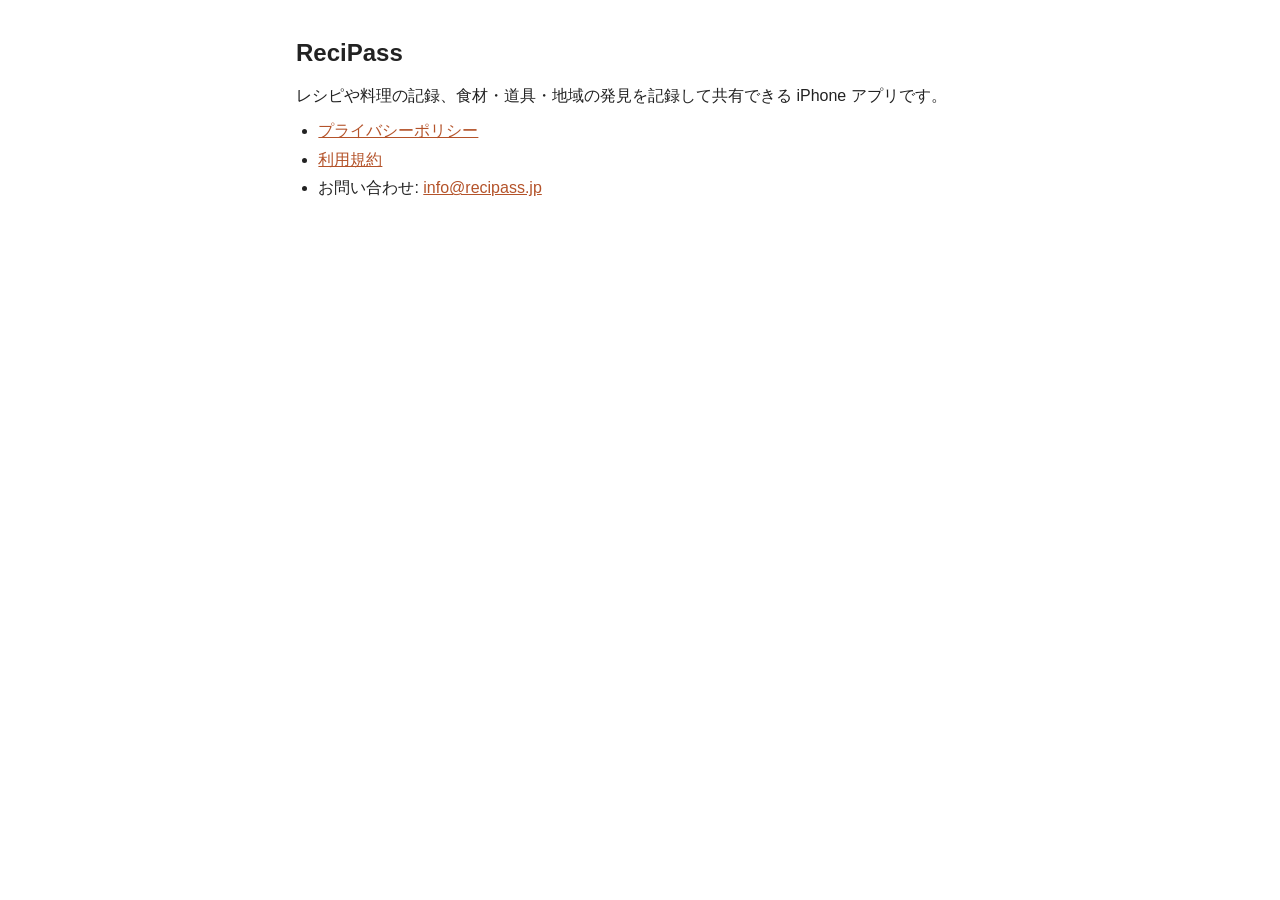
<file: index.html>
<!doctype html>
<html lang="ja">
<head>
<meta charset="utf-8">
<meta name="viewport" content="width=device-width, initial-scale=1">
<title>ReciPass</title>
<link rel="stylesheet" href="style.css">
</head>
<body>
<main>
<h1>ReciPass</h1>
<p>レシピや料理の記録、食材・道具・地域の発見を記録して共有できる iPhone アプリです。</p>
<ul>
  <li><a href="privacy.html">プライバシーポリシー</a></li>
  <li><a href="terms.html">利用規約</a></li>
  <li>お問い合わせ: <a href="mailto:info@recipass.jp">info@recipass.jp</a></li>
</ul>
</main>
</body>
</html>
</file>
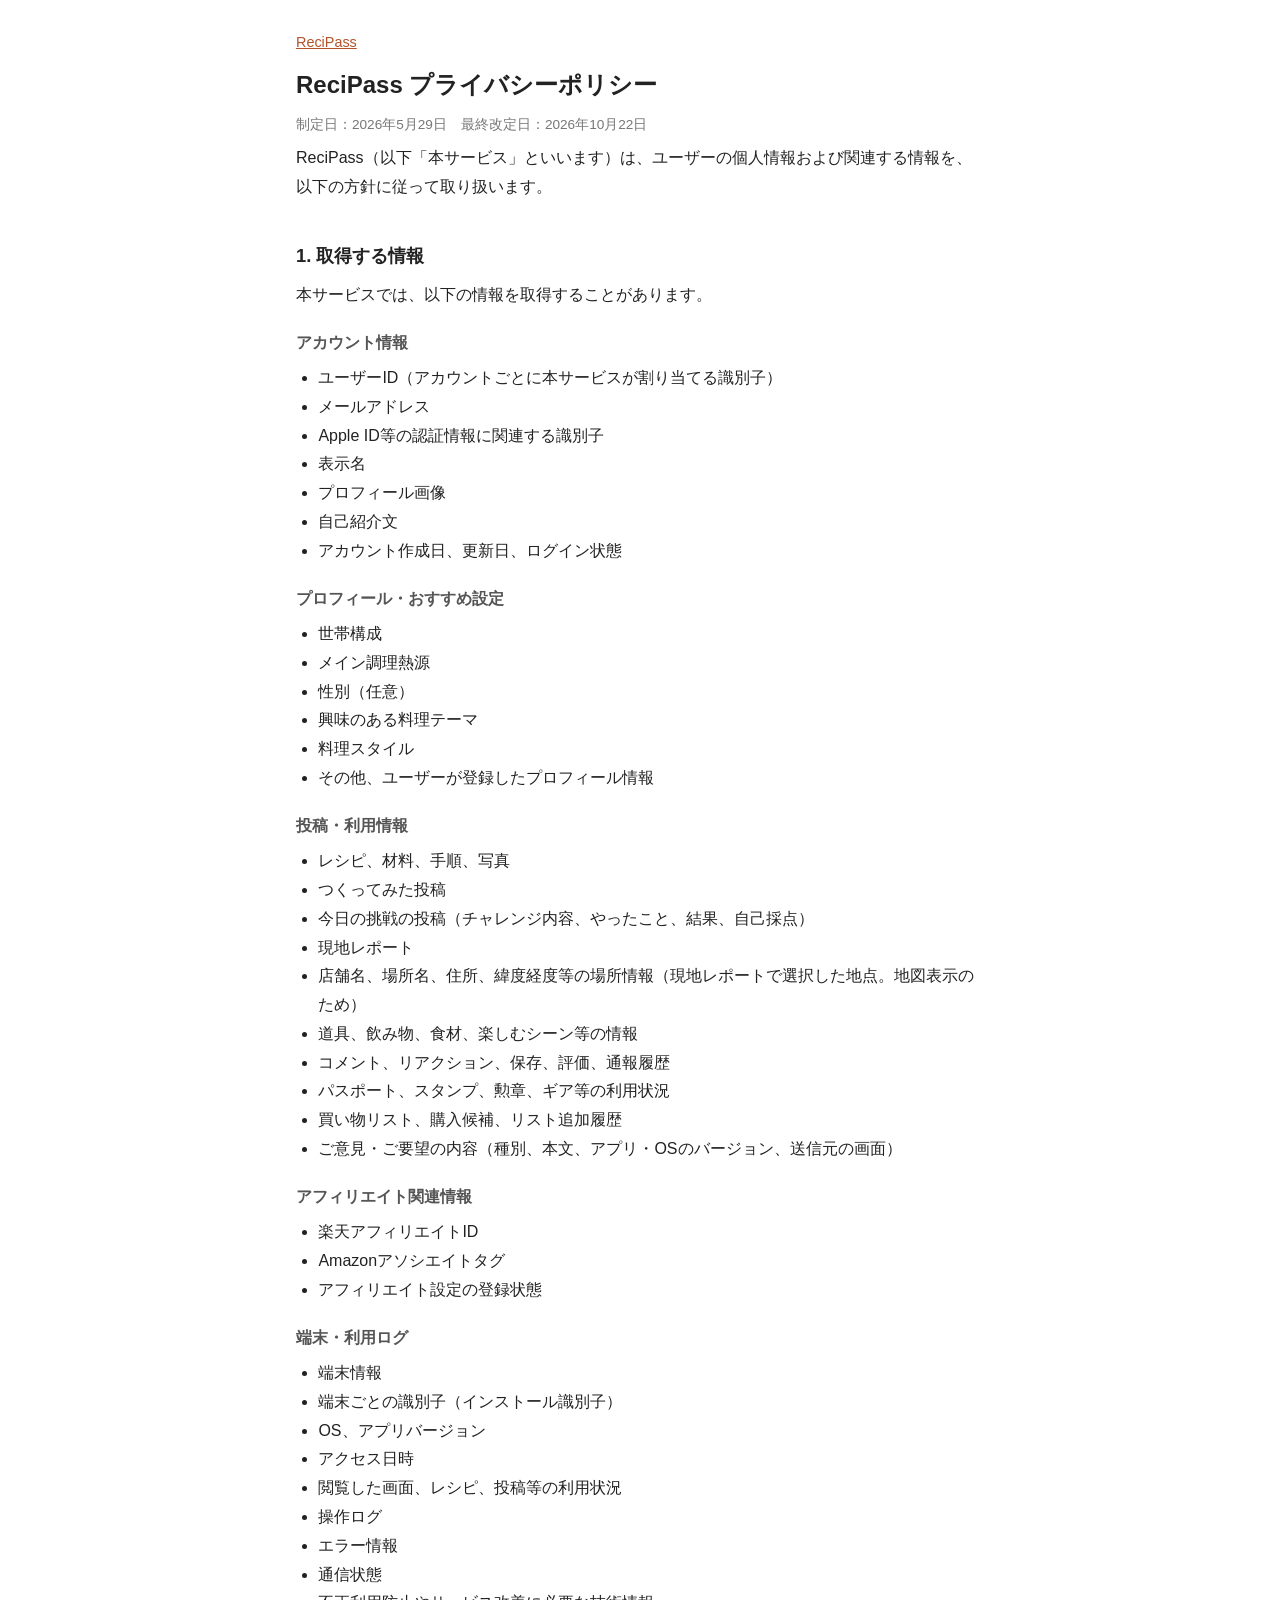
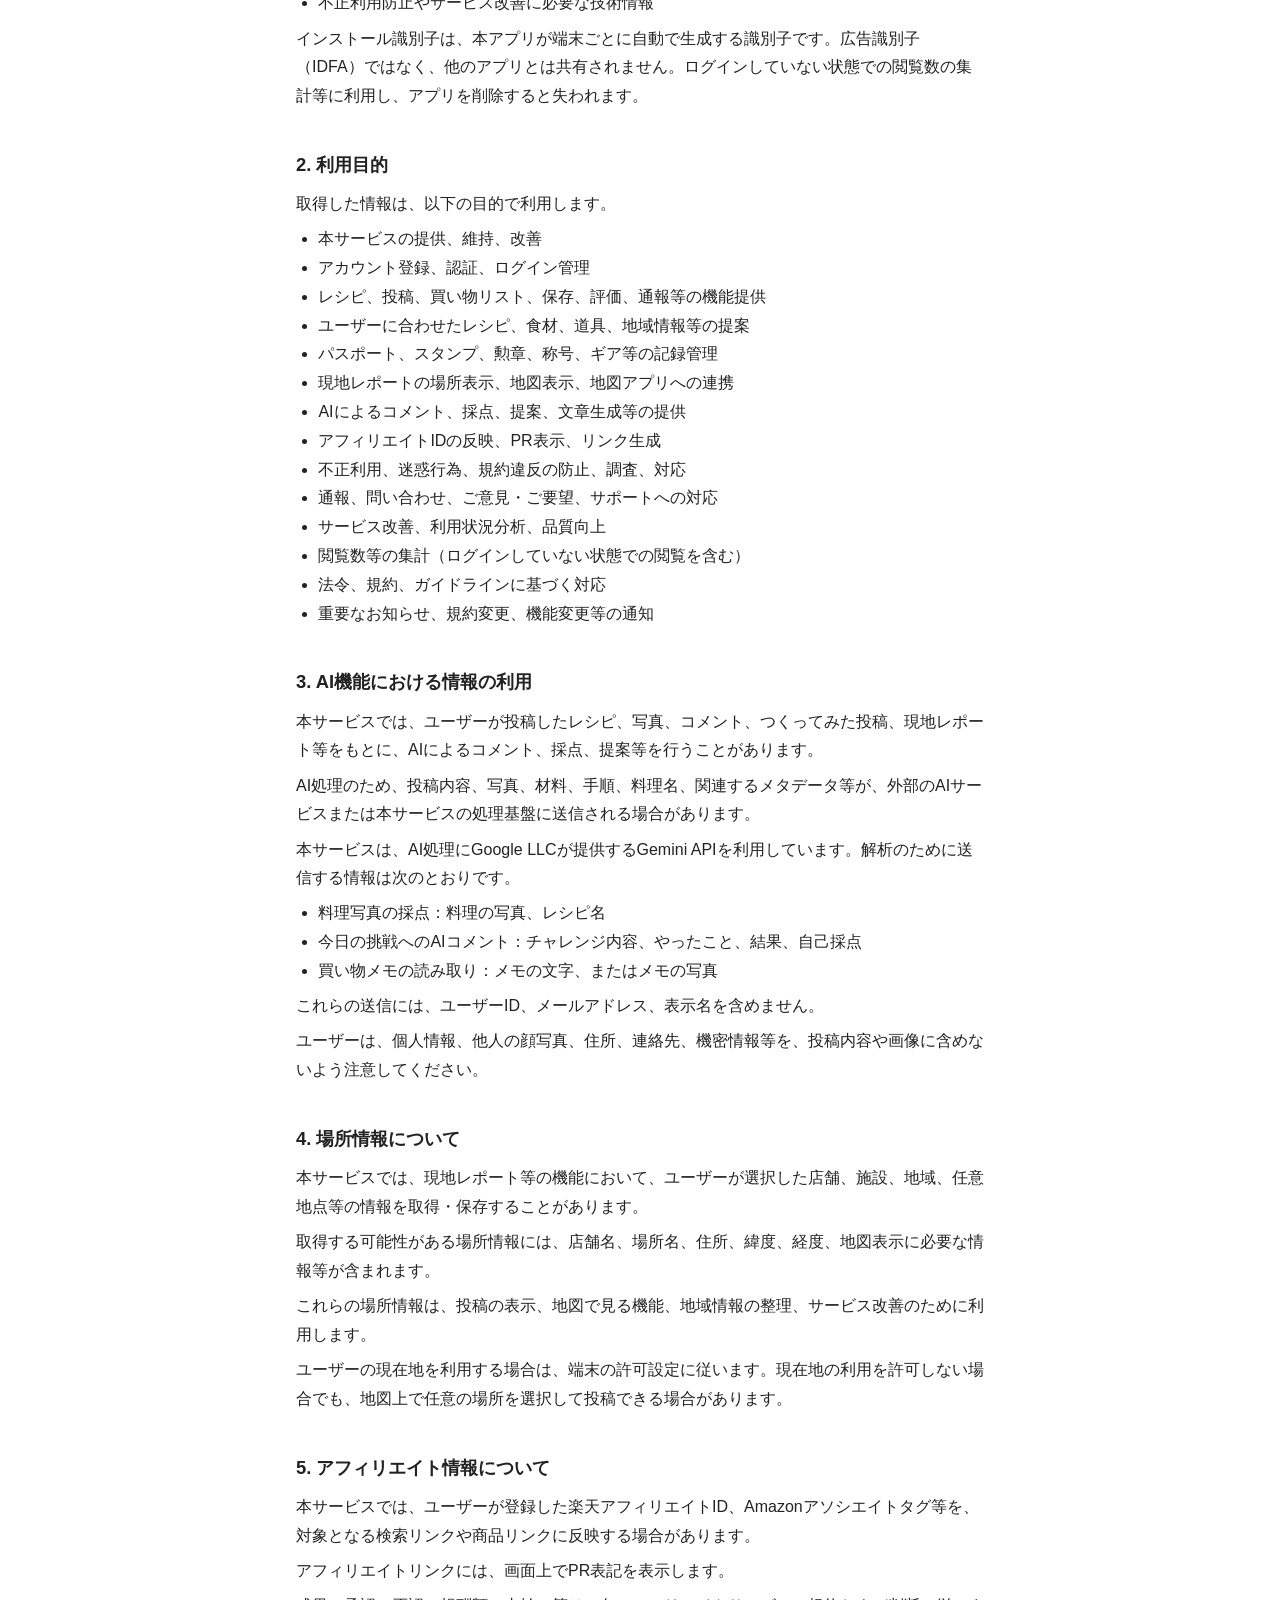
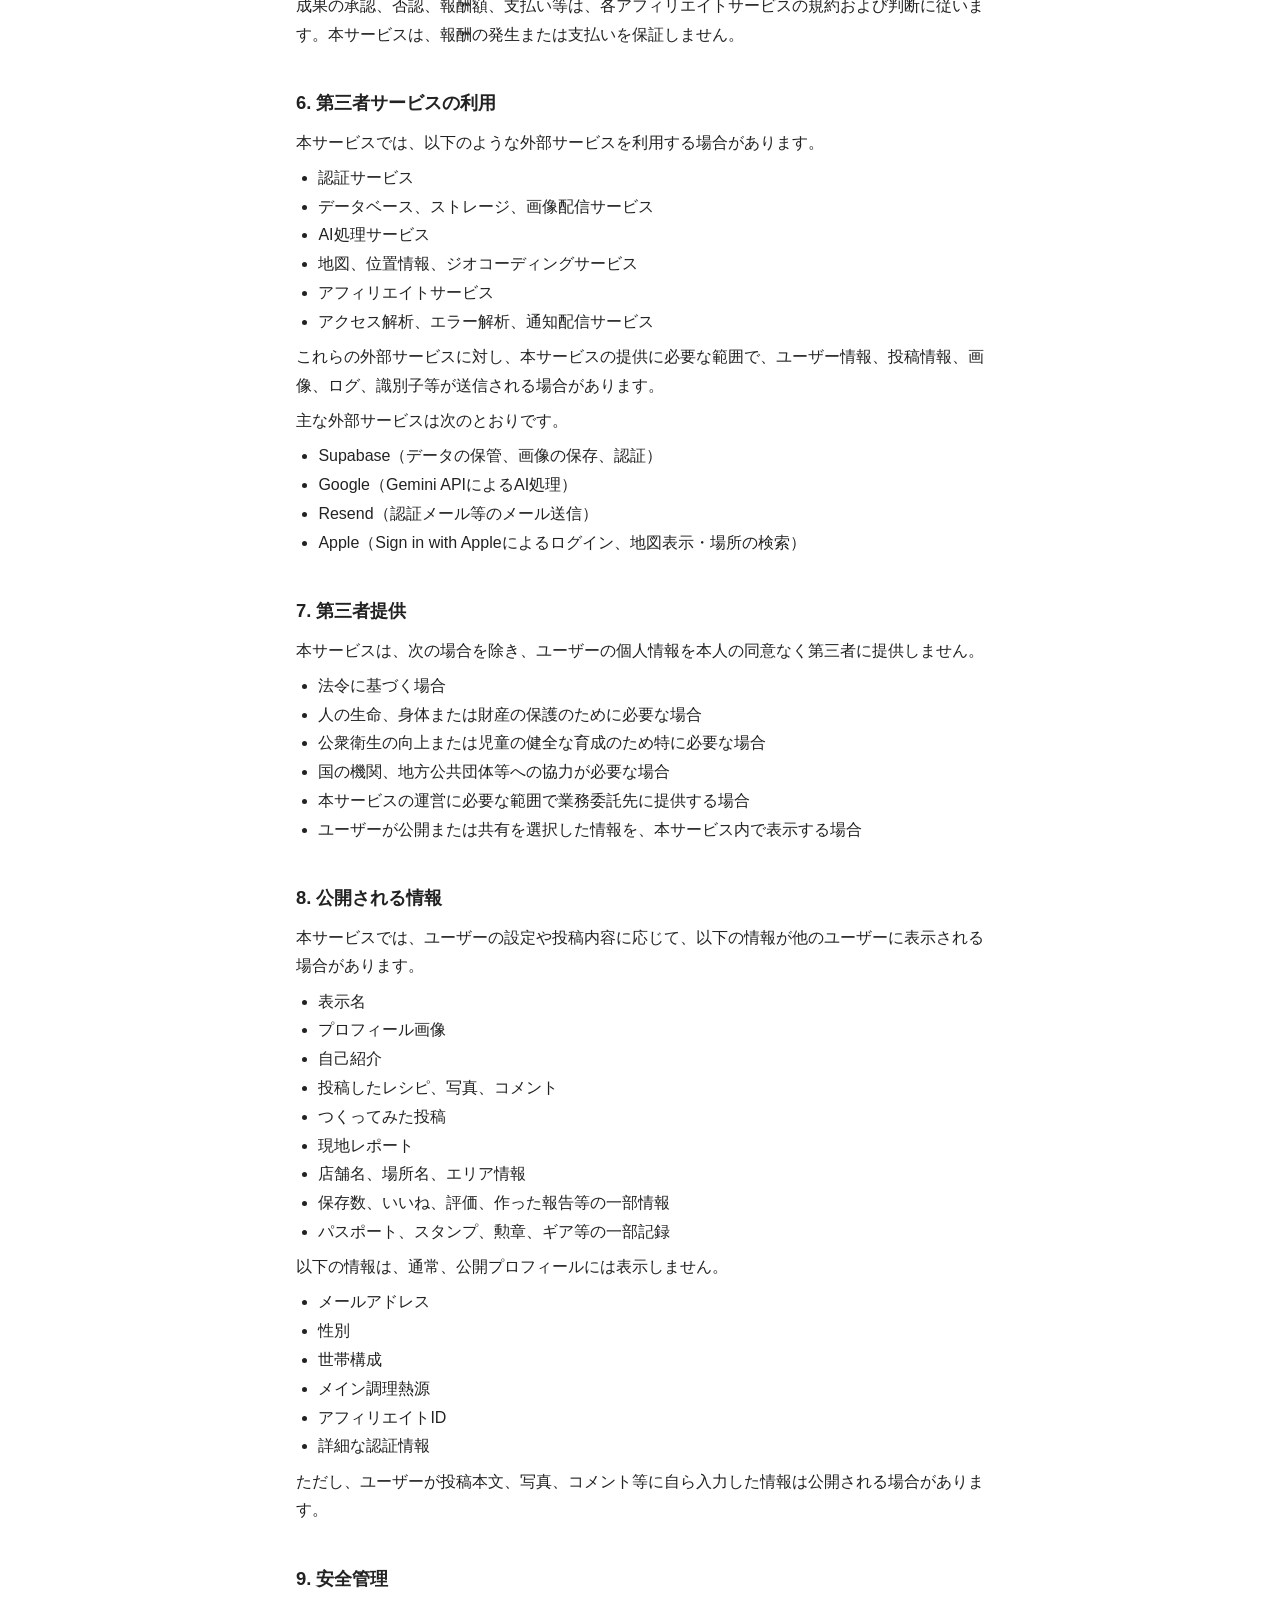
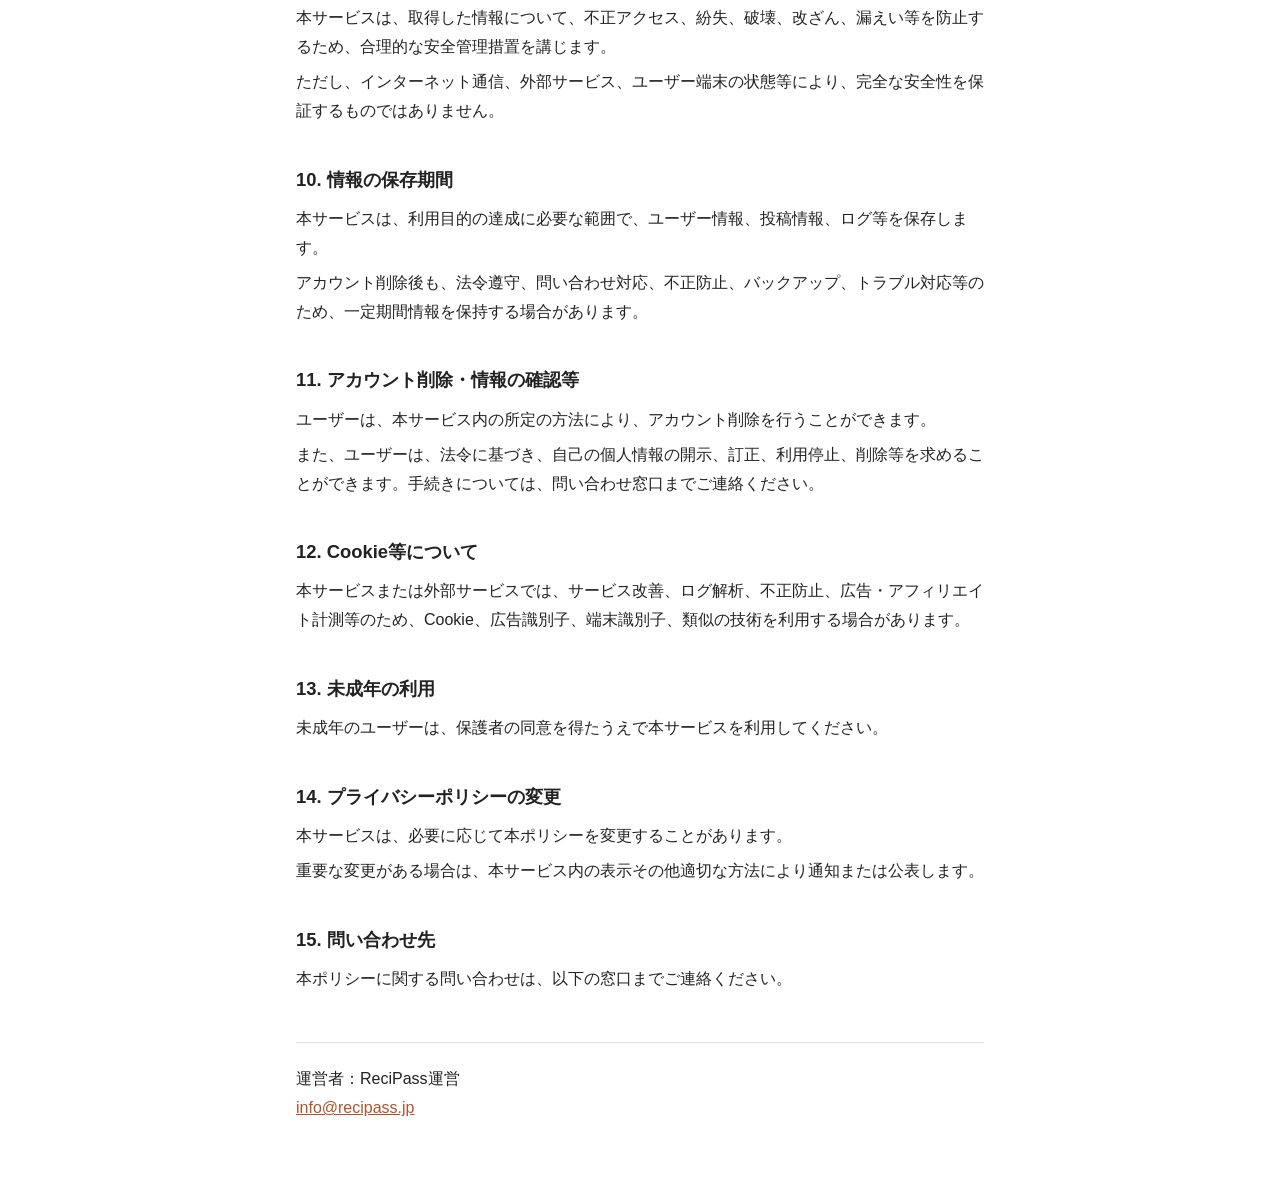
<file: privacy.html>
<!doctype html>
<html lang="ja">
<head>
<meta charset="utf-8">
<meta name="viewport" content="width=device-width, initial-scale=1">
<title>ReciPass プライバシーポリシー</title>
<link rel="stylesheet" href="style.css">
</head>
<body>
<main>
<p class="nav"><a href="./">ReciPass</a></p>
<h1>ReciPass プライバシーポリシー</h1>
<p class="meta">制定日：2026年5月29日　最終改定日：2026年10月22日</p>
<p>ReciPass（以下「本サービス」といいます）は、ユーザーの個人情報および関連する情報を、以下の方針に従って取り扱います。</p>
<h2>1. 取得する情報</h2>
<p>本サービスでは、以下の情報を取得することがあります。</p>
<h3>アカウント情報</h3>
<ul>
  <li>ユーザーID（アカウントごとに本サービスが割り当てる識別子）</li>
  <li>メールアドレス</li>
  <li>Apple ID等の認証情報に関連する識別子</li>
  <li>表示名</li>
  <li>プロフィール画像</li>
  <li>自己紹介文</li>
  <li>アカウント作成日、更新日、ログイン状態</li>
</ul>
<h3>プロフィール・おすすめ設定</h3>
<ul>
  <li>世帯構成</li>
  <li>メイン調理熱源</li>
  <li>性別（任意）</li>
  <li>興味のある料理テーマ</li>
  <li>料理スタイル</li>
  <li>その他、ユーザーが登録したプロフィール情報</li>
</ul>
<h3>投稿・利用情報</h3>
<ul>
  <li>レシピ、材料、手順、写真</li>
  <li>つくってみた投稿</li>
  <li>今日の挑戦の投稿（チャレンジ内容、やったこと、結果、自己採点）</li>
  <li>現地レポート</li>
  <li>店舗名、場所名、住所、緯度経度等の場所情報（現地レポートで選択した地点。地図表示のため）</li>
  <li>道具、飲み物、食材、楽しむシーン等の情報</li>
  <li>コメント、リアクション、保存、評価、通報履歴</li>
  <li>パスポート、スタンプ、勲章、ギア等の利用状況</li>
  <li>買い物リスト、購入候補、リスト追加履歴</li>
  <li>ご意見・ご要望の内容（種別、本文、アプリ・OSのバージョン、送信元の画面）</li>
</ul>
<h3>アフィリエイト関連情報</h3>
<ul>
  <li>楽天アフィリエイトID</li>
  <li>Amazonアソシエイトタグ</li>
  <li>アフィリエイト設定の登録状態</li>
</ul>
<h3>端末・利用ログ</h3>
<ul>
  <li>端末情報</li>
  <li>端末ごとの識別子（インストール識別子）</li>
  <li>OS、アプリバージョン</li>
  <li>アクセス日時</li>
  <li>閲覧した画面、レシピ、投稿等の利用状況</li>
  <li>操作ログ</li>
  <li>エラー情報</li>
  <li>通信状態</li>
  <li>不正利用防止やサービス改善に必要な技術情報</li>
</ul>
<p>インストール識別子は、本アプリが端末ごとに自動で生成する識別子です。広告識別子（IDFA）ではなく、他のアプリとは共有されません。ログインしていない状態での閲覧数の集計等に利用し、アプリを削除すると失われます。</p>
<h2>2. 利用目的</h2>
<p>取得した情報は、以下の目的で利用します。</p>
<ul>
  <li>本サービスの提供、維持、改善</li>
  <li>アカウント登録、認証、ログイン管理</li>
  <li>レシピ、投稿、買い物リスト、保存、評価、通報等の機能提供</li>
  <li>ユーザーに合わせたレシピ、食材、道具、地域情報等の提案</li>
  <li>パスポート、スタンプ、勲章、称号、ギア等の記録管理</li>
  <li>現地レポートの場所表示、地図表示、地図アプリへの連携</li>
  <li>AIによるコメント、採点、提案、文章生成等の提供</li>
  <li>アフィリエイトIDの反映、PR表示、リンク生成</li>
  <li>不正利用、迷惑行為、規約違反の防止、調査、対応</li>
  <li>通報、問い合わせ、ご意見・ご要望、サポートへの対応</li>
  <li>サービス改善、利用状況分析、品質向上</li>
  <li>閲覧数等の集計（ログインしていない状態での閲覧を含む）</li>
  <li>法令、規約、ガイドラインに基づく対応</li>
  <li>重要なお知らせ、規約変更、機能変更等の通知</li>
</ul>
<h2>3. AI機能における情報の利用</h2>
<p>本サービスでは、ユーザーが投稿したレシピ、写真、コメント、つくってみた投稿、現地レポート等をもとに、AIによるコメント、採点、提案等を行うことがあります。</p>
<p>AI処理のため、投稿内容、写真、材料、手順、料理名、関連するメタデータ等が、外部のAIサービスまたは本サービスの処理基盤に送信される場合があります。</p>
<p>本サービスは、AI処理にGoogle LLCが提供するGemini APIを利用しています。解析のために送信する情報は次のとおりです。</p>
<ul>
  <li>料理写真の採点：料理の写真、レシピ名</li>
  <li>今日の挑戦へのAIコメント：チャレンジ内容、やったこと、結果、自己採点</li>
  <li>買い物メモの読み取り：メモの文字、またはメモの写真</li>
</ul>
<p>これらの送信には、ユーザーID、メールアドレス、表示名を含めません。</p>
<p>ユーザーは、個人情報、他人の顔写真、住所、連絡先、機密情報等を、投稿内容や画像に含めないよう注意してください。</p>
<h2>4. 場所情報について</h2>
<p>本サービスでは、現地レポート等の機能において、ユーザーが選択した店舗、施設、地域、任意地点等の情報を取得・保存することがあります。</p>
<p>取得する可能性がある場所情報には、店舗名、場所名、住所、緯度、経度、地図表示に必要な情報等が含まれます。</p>
<p>これらの場所情報は、投稿の表示、地図で見る機能、地域情報の整理、サービス改善のために利用します。</p>
<p>ユーザーの現在地を利用する場合は、端末の許可設定に従います。現在地の利用を許可しない場合でも、地図上で任意の場所を選択して投稿できる場合があります。</p>
<h2>5. アフィリエイト情報について</h2>
<p>本サービスでは、ユーザーが登録した楽天アフィリエイトID、Amazonアソシエイトタグ等を、対象となる検索リンクや商品リンクに反映する場合があります。</p>
<p>アフィリエイトリンクには、画面上でPR表記を表示します。</p>
<p>成果の承認、否認、報酬額、支払い等は、各アフィリエイトサービスの規約および判断に従います。本サービスは、報酬の発生または支払いを保証しません。</p>
<h2>6. 第三者サービスの利用</h2>
<p>本サービスでは、以下のような外部サービスを利用する場合があります。</p>
<ul>
  <li>認証サービス</li>
  <li>データベース、ストレージ、画像配信サービス</li>
  <li>AI処理サービス</li>
  <li>地図、位置情報、ジオコーディングサービス</li>
  <li>アフィリエイトサービス</li>
  <li>アクセス解析、エラー解析、通知配信サービス</li>
</ul>
<p>これらの外部サービスに対し、本サービスの提供に必要な範囲で、ユーザー情報、投稿情報、画像、ログ、識別子等が送信される場合があります。</p>
<p>主な外部サービスは次のとおりです。</p>
<ul>
  <li>Supabase（データの保管、画像の保存、認証）</li>
  <li>Google（Gemini APIによるAI処理）</li>
  <li>Resend（認証メール等のメール送信）</li>
  <li>Apple（Sign in with Appleによるログイン、地図表示・場所の検索）</li>
</ul>
<h2>7. 第三者提供</h2>
<p>本サービスは、次の場合を除き、ユーザーの個人情報を本人の同意なく第三者に提供しません。</p>
<ul>
  <li>法令に基づく場合</li>
  <li>人の生命、身体または財産の保護のために必要な場合</li>
  <li>公衆衛生の向上または児童の健全な育成のため特に必要な場合</li>
  <li>国の機関、地方公共団体等への協力が必要な場合</li>
  <li>本サービスの運営に必要な範囲で業務委託先に提供する場合</li>
  <li>ユーザーが公開または共有を選択した情報を、本サービス内で表示する場合</li>
</ul>
<h2>8. 公開される情報</h2>
<p>本サービスでは、ユーザーの設定や投稿内容に応じて、以下の情報が他のユーザーに表示される場合があります。</p>
<ul>
  <li>表示名</li>
  <li>プロフィール画像</li>
  <li>自己紹介</li>
  <li>投稿したレシピ、写真、コメント</li>
  <li>つくってみた投稿</li>
  <li>現地レポート</li>
  <li>店舗名、場所名、エリア情報</li>
  <li>保存数、いいね、評価、作った報告等の一部情報</li>
  <li>パスポート、スタンプ、勲章、ギア等の一部記録</li>
</ul>
<p>以下の情報は、通常、公開プロフィールには表示しません。</p>
<ul>
  <li>メールアドレス</li>
  <li>性別</li>
  <li>世帯構成</li>
  <li>メイン調理熱源</li>
  <li>アフィリエイトID</li>
  <li>詳細な認証情報</li>
</ul>
<p>ただし、ユーザーが投稿本文、写真、コメント等に自ら入力した情報は公開される場合があります。</p>
<h2>9. 安全管理</h2>
<p>本サービスは、取得した情報について、不正アクセス、紛失、破壊、改ざん、漏えい等を防止するため、合理的な安全管理措置を講じます。</p>
<p>ただし、インターネット通信、外部サービス、ユーザー端末の状態等により、完全な安全性を保証するものではありません。</p>
<h2>10. 情報の保存期間</h2>
<p>本サービスは、利用目的の達成に必要な範囲で、ユーザー情報、投稿情報、ログ等を保存します。</p>
<p>アカウント削除後も、法令遵守、問い合わせ対応、不正防止、バックアップ、トラブル対応等のため、一定期間情報を保持する場合があります。</p>
<h2>11. アカウント削除・情報の確認等</h2>
<p>ユーザーは、本サービス内の所定の方法により、アカウント削除を行うことができます。</p>
<p>また、ユーザーは、法令に基づき、自己の個人情報の開示、訂正、利用停止、削除等を求めることができます。手続きについては、問い合わせ窓口までご連絡ください。</p>
<h2>12. Cookie等について</h2>
<p>本サービスまたは外部サービスでは、サービス改善、ログ解析、不正防止、広告・アフィリエイト計測等のため、Cookie、広告識別子、端末識別子、類似の技術を利用する場合があります。</p>
<h2>13. 未成年の利用</h2>
<p>未成年のユーザーは、保護者の同意を得たうえで本サービスを利用してください。</p>
<h2>14. プライバシーポリシーの変更</h2>
<p>本サービスは、必要に応じて本ポリシーを変更することがあります。</p>
<p>重要な変更がある場合は、本サービス内の表示その他適切な方法により通知または公表します。</p>
<h2>15. 問い合わせ先</h2>
<p>本ポリシーに関する問い合わせは、以下の窓口までご連絡ください。</p>
<footer>
<p>運営者：ReciPass運営<br>
<a href="mailto:info@recipass.jp">info@recipass.jp</a></p>
</footer>
</main>
</body>
</html>
</file>
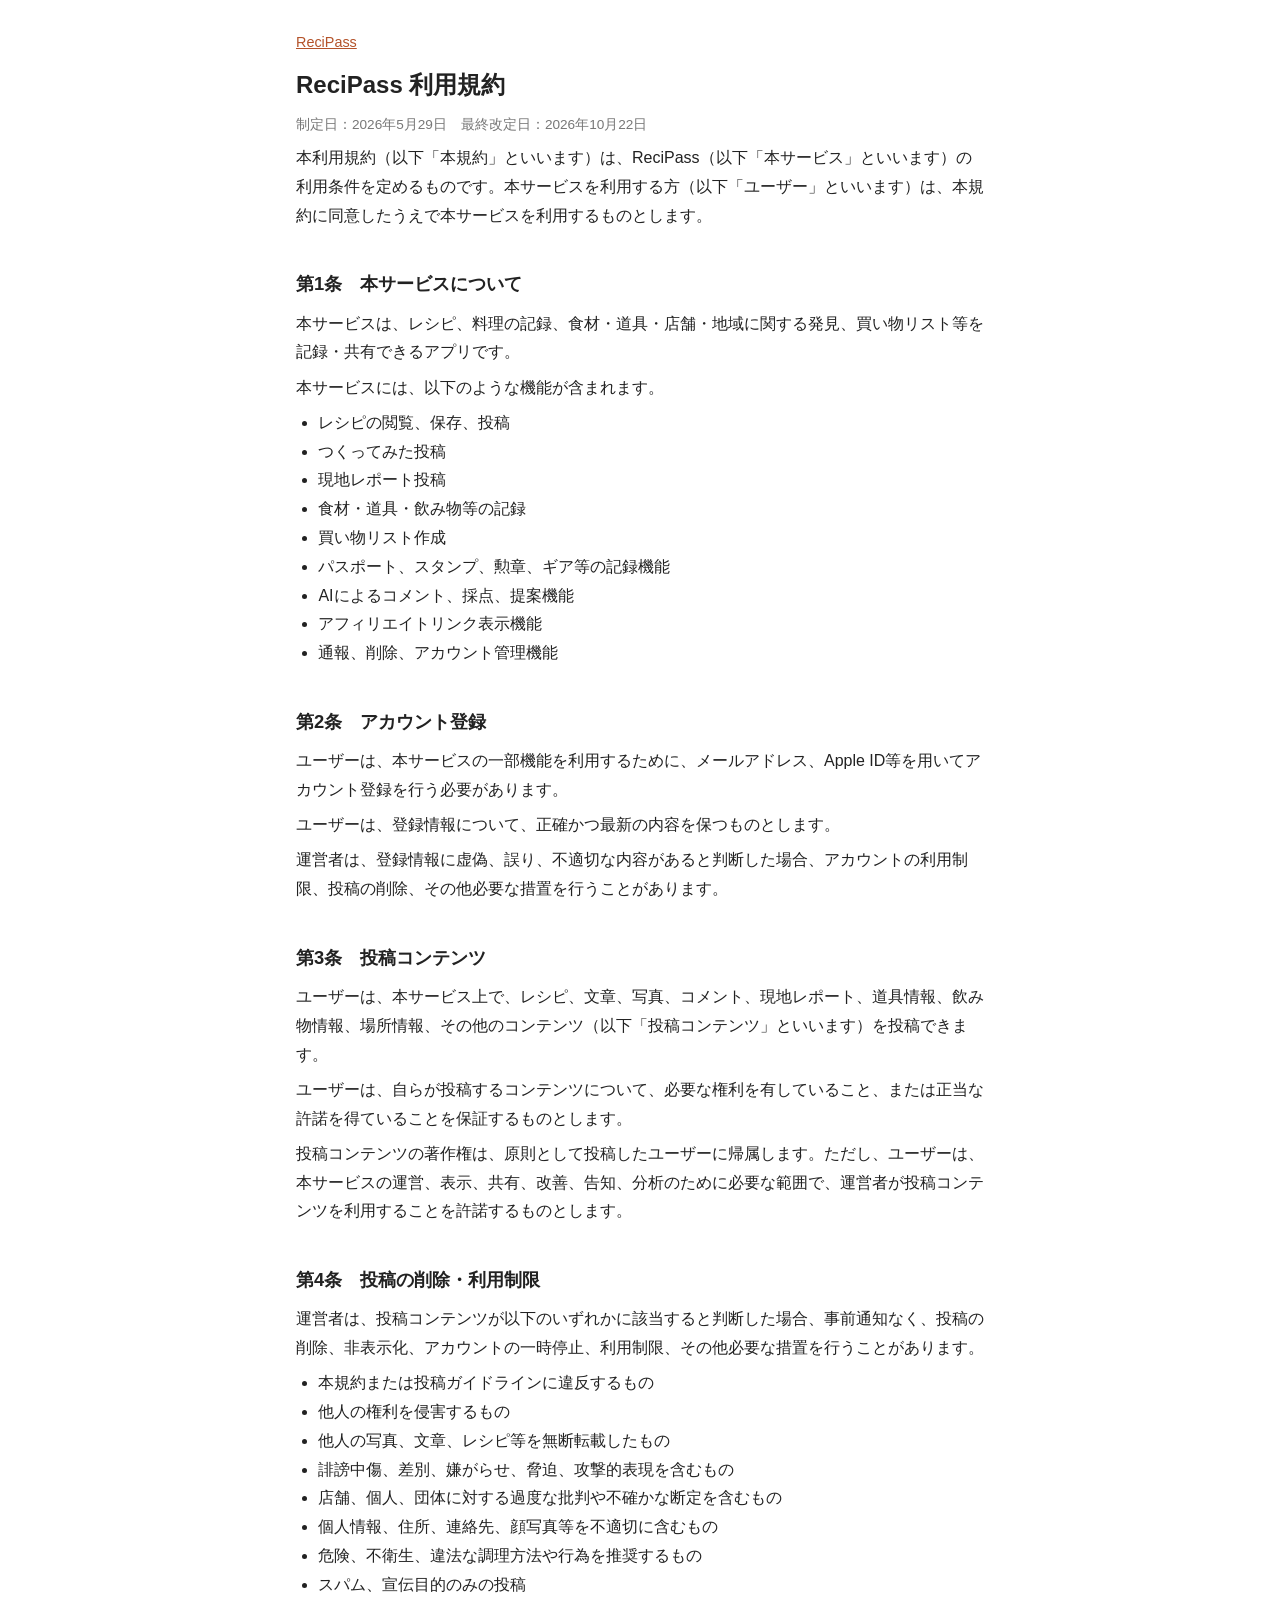
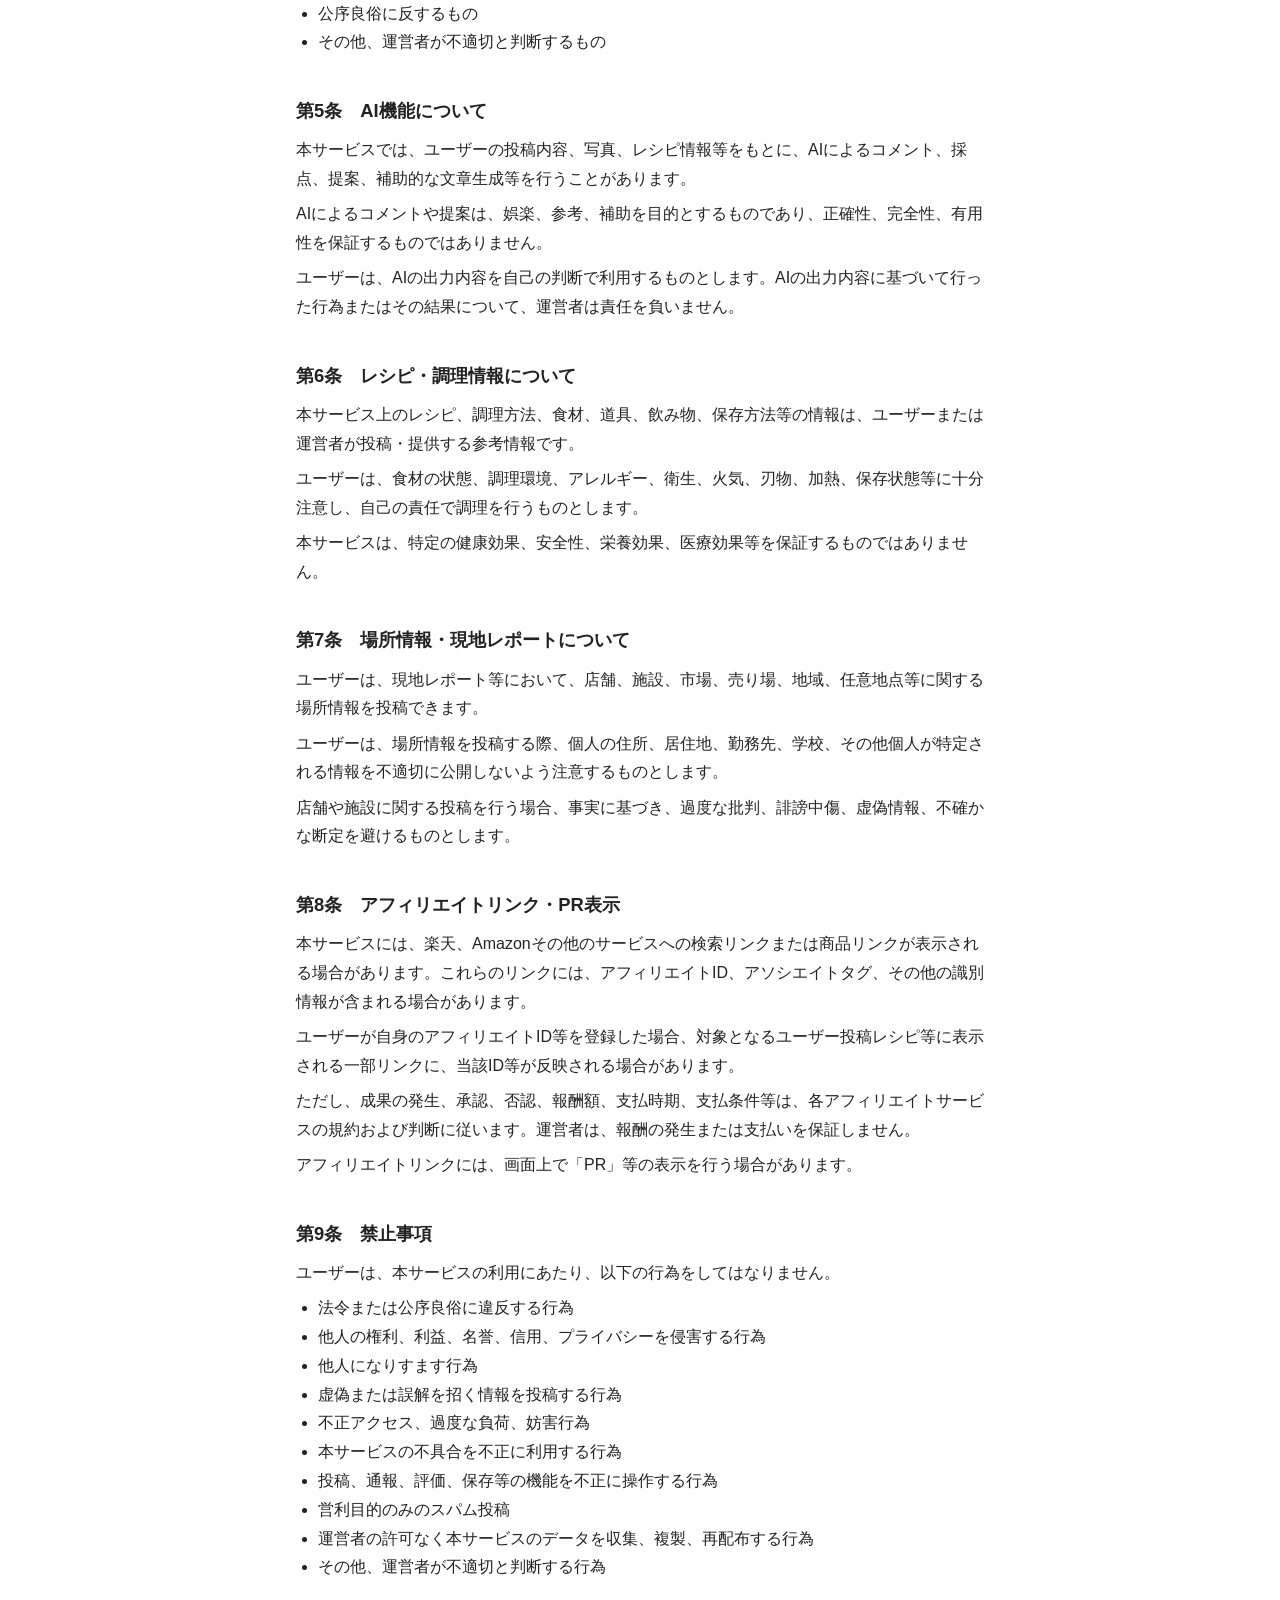
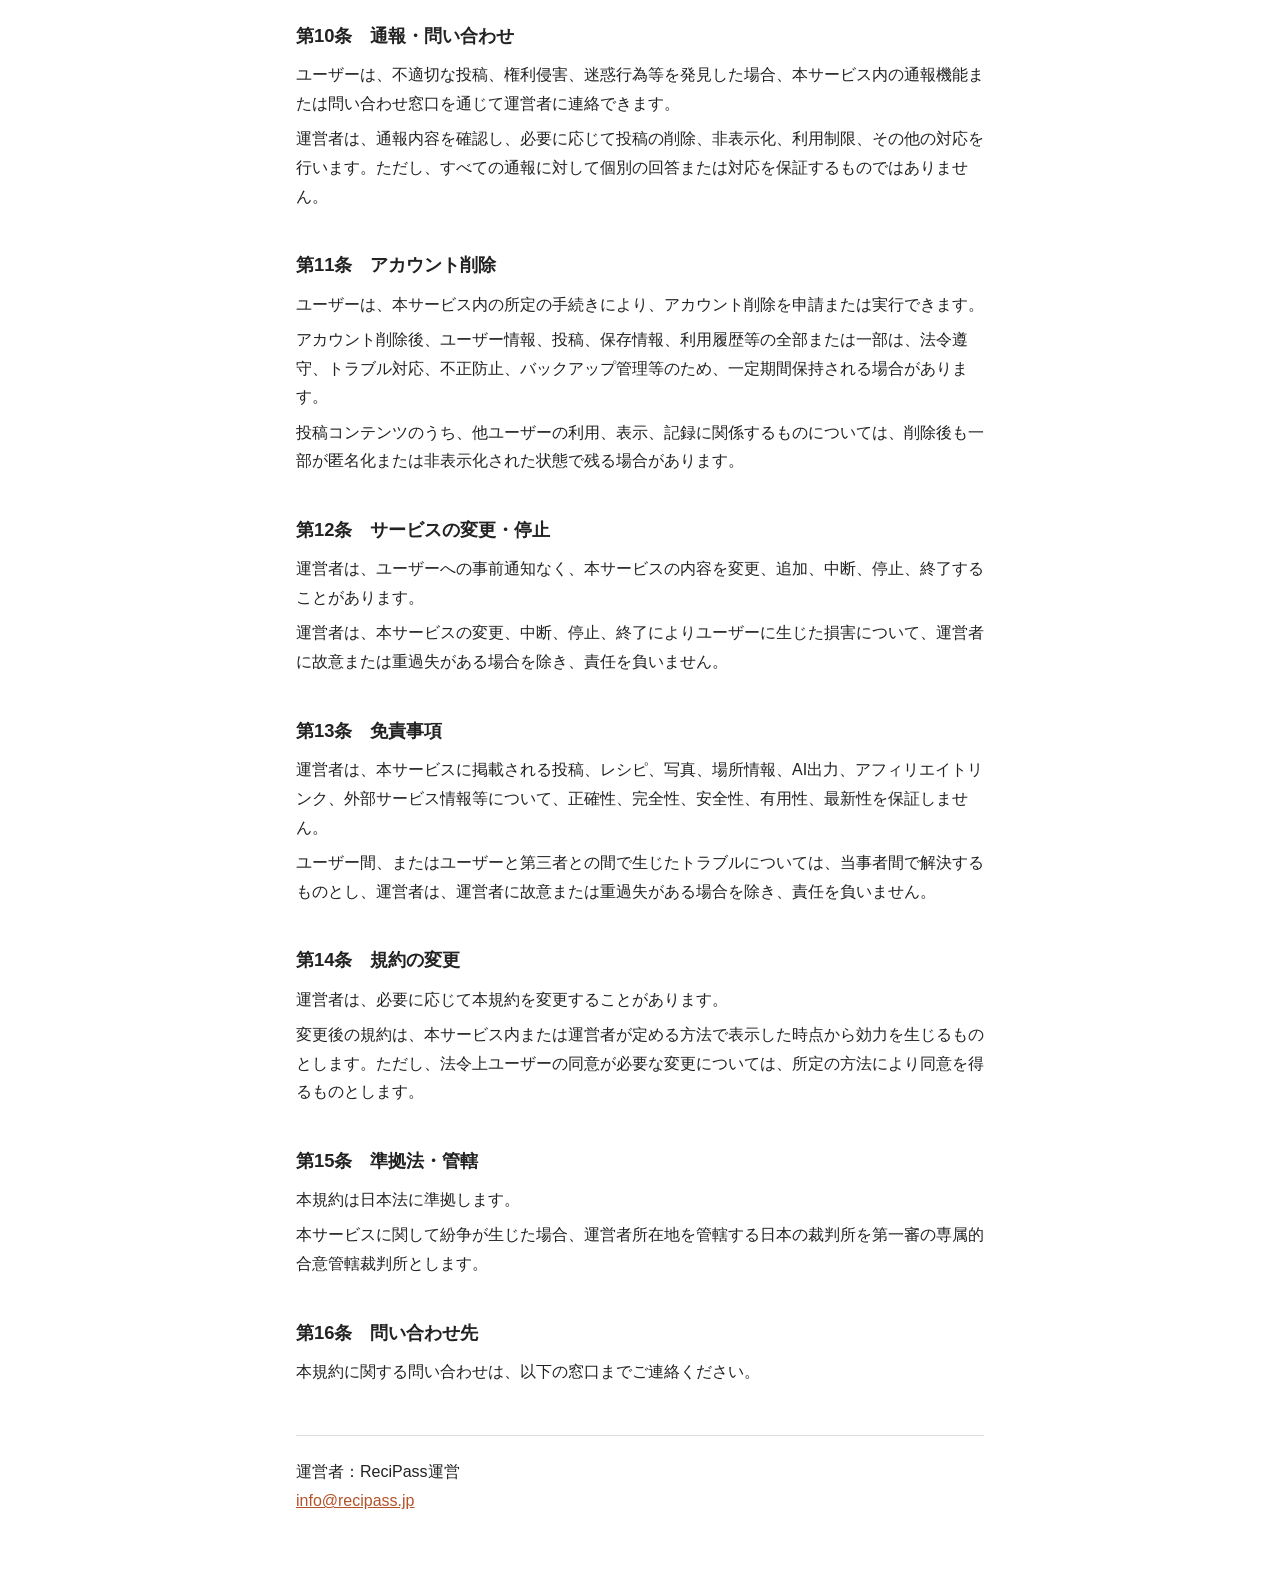
<file: terms.html>
<!doctype html>
<html lang="ja">
<head>
<meta charset="utf-8">
<meta name="viewport" content="width=device-width, initial-scale=1">
<title>ReciPass 利用規約</title>
<link rel="stylesheet" href="style.css">
</head>
<body>
<main>
<p class="nav"><a href="./">ReciPass</a></p>
<h1>ReciPass 利用規約</h1>
<p class="meta">制定日：2026年5月29日　最終改定日：2026年10月22日</p>
<p>本利用規約（以下「本規約」といいます）は、ReciPass（以下「本サービス」といいます）の利用条件を定めるものです。本サービスを利用する方（以下「ユーザー」といいます）は、本規約に同意したうえで本サービスを利用するものとします。</p>
<h2>第1条　本サービスについて</h2>
<p>本サービスは、レシピ、料理の記録、食材・道具・店舗・地域に関する発見、買い物リスト等を記録・共有できるアプリです。</p>
<p>本サービスには、以下のような機能が含まれます。</p>
<ul>
  <li>レシピの閲覧、保存、投稿</li>
  <li>つくってみた投稿</li>
  <li>現地レポート投稿</li>
  <li>食材・道具・飲み物等の記録</li>
  <li>買い物リスト作成</li>
  <li>パスポート、スタンプ、勲章、ギア等の記録機能</li>
  <li>AIによるコメント、採点、提案機能</li>
  <li>アフィリエイトリンク表示機能</li>
  <li>通報、削除、アカウント管理機能</li>
</ul>
<h2>第2条　アカウント登録</h2>
<p>ユーザーは、本サービスの一部機能を利用するために、メールアドレス、Apple ID等を用いてアカウント登録を行う必要があります。</p>
<p>ユーザーは、登録情報について、正確かつ最新の内容を保つものとします。</p>
<p>運営者は、登録情報に虚偽、誤り、不適切な内容があると判断した場合、アカウントの利用制限、投稿の削除、その他必要な措置を行うことがあります。</p>
<h2>第3条　投稿コンテンツ</h2>
<p>ユーザーは、本サービス上で、レシピ、文章、写真、コメント、現地レポート、道具情報、飲み物情報、場所情報、その他のコンテンツ（以下「投稿コンテンツ」といいます）を投稿できます。</p>
<p>ユーザーは、自らが投稿するコンテンツについて、必要な権利を有していること、または正当な許諾を得ていることを保証するものとします。</p>
<p>投稿コンテンツの著作権は、原則として投稿したユーザーに帰属します。ただし、ユーザーは、本サービスの運営、表示、共有、改善、告知、分析のために必要な範囲で、運営者が投稿コンテンツを利用することを許諾するものとします。</p>
<h2>第4条　投稿の削除・利用制限</h2>
<p>運営者は、投稿コンテンツが以下のいずれかに該当すると判断した場合、事前通知なく、投稿の削除、非表示化、アカウントの一時停止、利用制限、その他必要な措置を行うことがあります。</p>
<ul>
  <li>本規約または投稿ガイドラインに違反するもの</li>
  <li>他人の権利を侵害するもの</li>
  <li>他人の写真、文章、レシピ等を無断転載したもの</li>
  <li>誹謗中傷、差別、嫌がらせ、脅迫、攻撃的表現を含むもの</li>
  <li>店舗、個人、団体に対する過度な批判や不確かな断定を含むもの</li>
  <li>個人情報、住所、連絡先、顔写真等を不適切に含むもの</li>
  <li>危険、不衛生、違法な調理方法や行為を推奨するもの</li>
  <li>スパム、宣伝目的のみの投稿</li>
  <li>公序良俗に反するもの</li>
  <li>その他、運営者が不適切と判断するもの</li>
</ul>
<h2>第5条　AI機能について</h2>
<p>本サービスでは、ユーザーの投稿内容、写真、レシピ情報等をもとに、AIによるコメント、採点、提案、補助的な文章生成等を行うことがあります。</p>
<p>AIによるコメントや提案は、娯楽、参考、補助を目的とするものであり、正確性、完全性、有用性を保証するものではありません。</p>
<p>ユーザーは、AIの出力内容を自己の判断で利用するものとします。AIの出力内容に基づいて行った行為またはその結果について、運営者は責任を負いません。</p>
<h2>第6条　レシピ・調理情報について</h2>
<p>本サービス上のレシピ、調理方法、食材、道具、飲み物、保存方法等の情報は、ユーザーまたは運営者が投稿・提供する参考情報です。</p>
<p>ユーザーは、食材の状態、調理環境、アレルギー、衛生、火気、刃物、加熱、保存状態等に十分注意し、自己の責任で調理を行うものとします。</p>
<p>本サービスは、特定の健康効果、安全性、栄養効果、医療効果等を保証するものではありません。</p>
<h2>第7条　場所情報・現地レポートについて</h2>
<p>ユーザーは、現地レポート等において、店舗、施設、市場、売り場、地域、任意地点等に関する場所情報を投稿できます。</p>
<p>ユーザーは、場所情報を投稿する際、個人の住所、居住地、勤務先、学校、その他個人が特定される情報を不適切に公開しないよう注意するものとします。</p>
<p>店舗や施設に関する投稿を行う場合、事実に基づき、過度な批判、誹謗中傷、虚偽情報、不確かな断定を避けるものとします。</p>
<h2>第8条　アフィリエイトリンク・PR表示</h2>
<p>本サービスには、楽天、Amazonその他のサービスへの検索リンクまたは商品リンクが表示される場合があります。これらのリンクには、アフィリエイトID、アソシエイトタグ、その他の識別情報が含まれる場合があります。</p>
<p>ユーザーが自身のアフィリエイトID等を登録した場合、対象となるユーザー投稿レシピ等に表示される一部リンクに、当該ID等が反映される場合があります。</p>
<p>ただし、成果の発生、承認、否認、報酬額、支払時期、支払条件等は、各アフィリエイトサービスの規約および判断に従います。運営者は、報酬の発生または支払いを保証しません。</p>
<p>アフィリエイトリンクには、画面上で「PR」等の表示を行う場合があります。</p>
<h2>第9条　禁止事項</h2>
<p>ユーザーは、本サービスの利用にあたり、以下の行為をしてはなりません。</p>
<ul>
  <li>法令または公序良俗に違反する行為</li>
  <li>他人の権利、利益、名誉、信用、プライバシーを侵害する行為</li>
  <li>他人になりすます行為</li>
  <li>虚偽または誤解を招く情報を投稿する行為</li>
  <li>不正アクセス、過度な負荷、妨害行為</li>
  <li>本サービスの不具合を不正に利用する行為</li>
  <li>投稿、通報、評価、保存等の機能を不正に操作する行為</li>
  <li>営利目的のみのスパム投稿</li>
  <li>運営者の許可なく本サービスのデータを収集、複製、再配布する行為</li>
  <li>その他、運営者が不適切と判断する行為</li>
</ul>
<h2>第10条　通報・問い合わせ</h2>
<p>ユーザーは、不適切な投稿、権利侵害、迷惑行為等を発見した場合、本サービス内の通報機能または問い合わせ窓口を通じて運営者に連絡できます。</p>
<p>運営者は、通報内容を確認し、必要に応じて投稿の削除、非表示化、利用制限、その他の対応を行います。ただし、すべての通報に対して個別の回答または対応を保証するものではありません。</p>
<h2>第11条　アカウント削除</h2>
<p>ユーザーは、本サービス内の所定の手続きにより、アカウント削除を申請または実行できます。</p>
<p>アカウント削除後、ユーザー情報、投稿、保存情報、利用履歴等の全部または一部は、法令遵守、トラブル対応、不正防止、バックアップ管理等のため、一定期間保持される場合があります。</p>
<p>投稿コンテンツのうち、他ユーザーの利用、表示、記録に関係するものについては、削除後も一部が匿名化または非表示化された状態で残る場合があります。</p>
<h2>第12条　サービスの変更・停止</h2>
<p>運営者は、ユーザーへの事前通知なく、本サービスの内容を変更、追加、中断、停止、終了することがあります。</p>
<p>運営者は、本サービスの変更、中断、停止、終了によりユーザーに生じた損害について、運営者に故意または重過失がある場合を除き、責任を負いません。</p>
<h2>第13条　免責事項</h2>
<p>運営者は、本サービスに掲載される投稿、レシピ、写真、場所情報、AI出力、アフィリエイトリンク、外部サービス情報等について、正確性、完全性、安全性、有用性、最新性を保証しません。</p>
<p>ユーザー間、またはユーザーと第三者との間で生じたトラブルについては、当事者間で解決するものとし、運営者は、運営者に故意または重過失がある場合を除き、責任を負いません。</p>
<h2>第14条　規約の変更</h2>
<p>運営者は、必要に応じて本規約を変更することがあります。</p>
<p>変更後の規約は、本サービス内または運営者が定める方法で表示した時点から効力を生じるものとします。ただし、法令上ユーザーの同意が必要な変更については、所定の方法により同意を得るものとします。</p>
<h2>第15条　準拠法・管轄</h2>
<p>本規約は日本法に準拠します。</p>
<p>本サービスに関して紛争が生じた場合、運営者所在地を管轄する日本の裁判所を第一審の専属的合意管轄裁判所とします。</p>
<h2>第16条　問い合わせ先</h2>
<p>本規約に関する問い合わせは、以下の窓口までご連絡ください。</p>
<footer>
<p>運営者：ReciPass運営<br>
<a href="mailto:info@recipass.jp">info@recipass.jp</a></p>
</footer>
</main>
</body>
</html>
</file>
<file: style.css>
:root { color-scheme: light dark; }
* { box-sizing: border-box; }
body {
  margin: 0;
  font-family: -apple-system, BlinkMacSystemFont, "Hiragino Sans", "Hiragino Kaku Gothic ProN", "Yu Gothic", "Meiryo", sans-serif;
  font-size: 16px;
  line-height: 1.8;
  color: #222;
  background: #fff;
  overflow-wrap: anywhere;
}
main { max-width: 720px; margin: 0 auto; padding: 24px 16px 48px; }
h1 { font-size: 1.5rem; line-height: 1.4; margin: 0.5em 0; }
h2 { font-size: 1.15rem; margin: 2em 0 0.5em; }
h3 { font-size: 1rem; margin: 1.2em 0 0.3em; color: #555; }
p { margin: 0.4em 0; }
ul { padding-left: 1.4em; margin: 0.4em 0; }
a { color: #b4532a; }
.nav { font-size: 0.9rem; }
.meta { font-size: 0.85rem; color: #777; }
footer { margin-top: 3em; padding-top: 1em; border-top: 1px solid #ddd; }
@media (prefers-color-scheme: dark) {
  body { color: #e6e6e6; background: #161616; }
  h3 { color: #bbb; }
  .meta { color: #999; }
  a { color: #e8895f; }
  footer { border-top-color: #333; }
}
</file>
